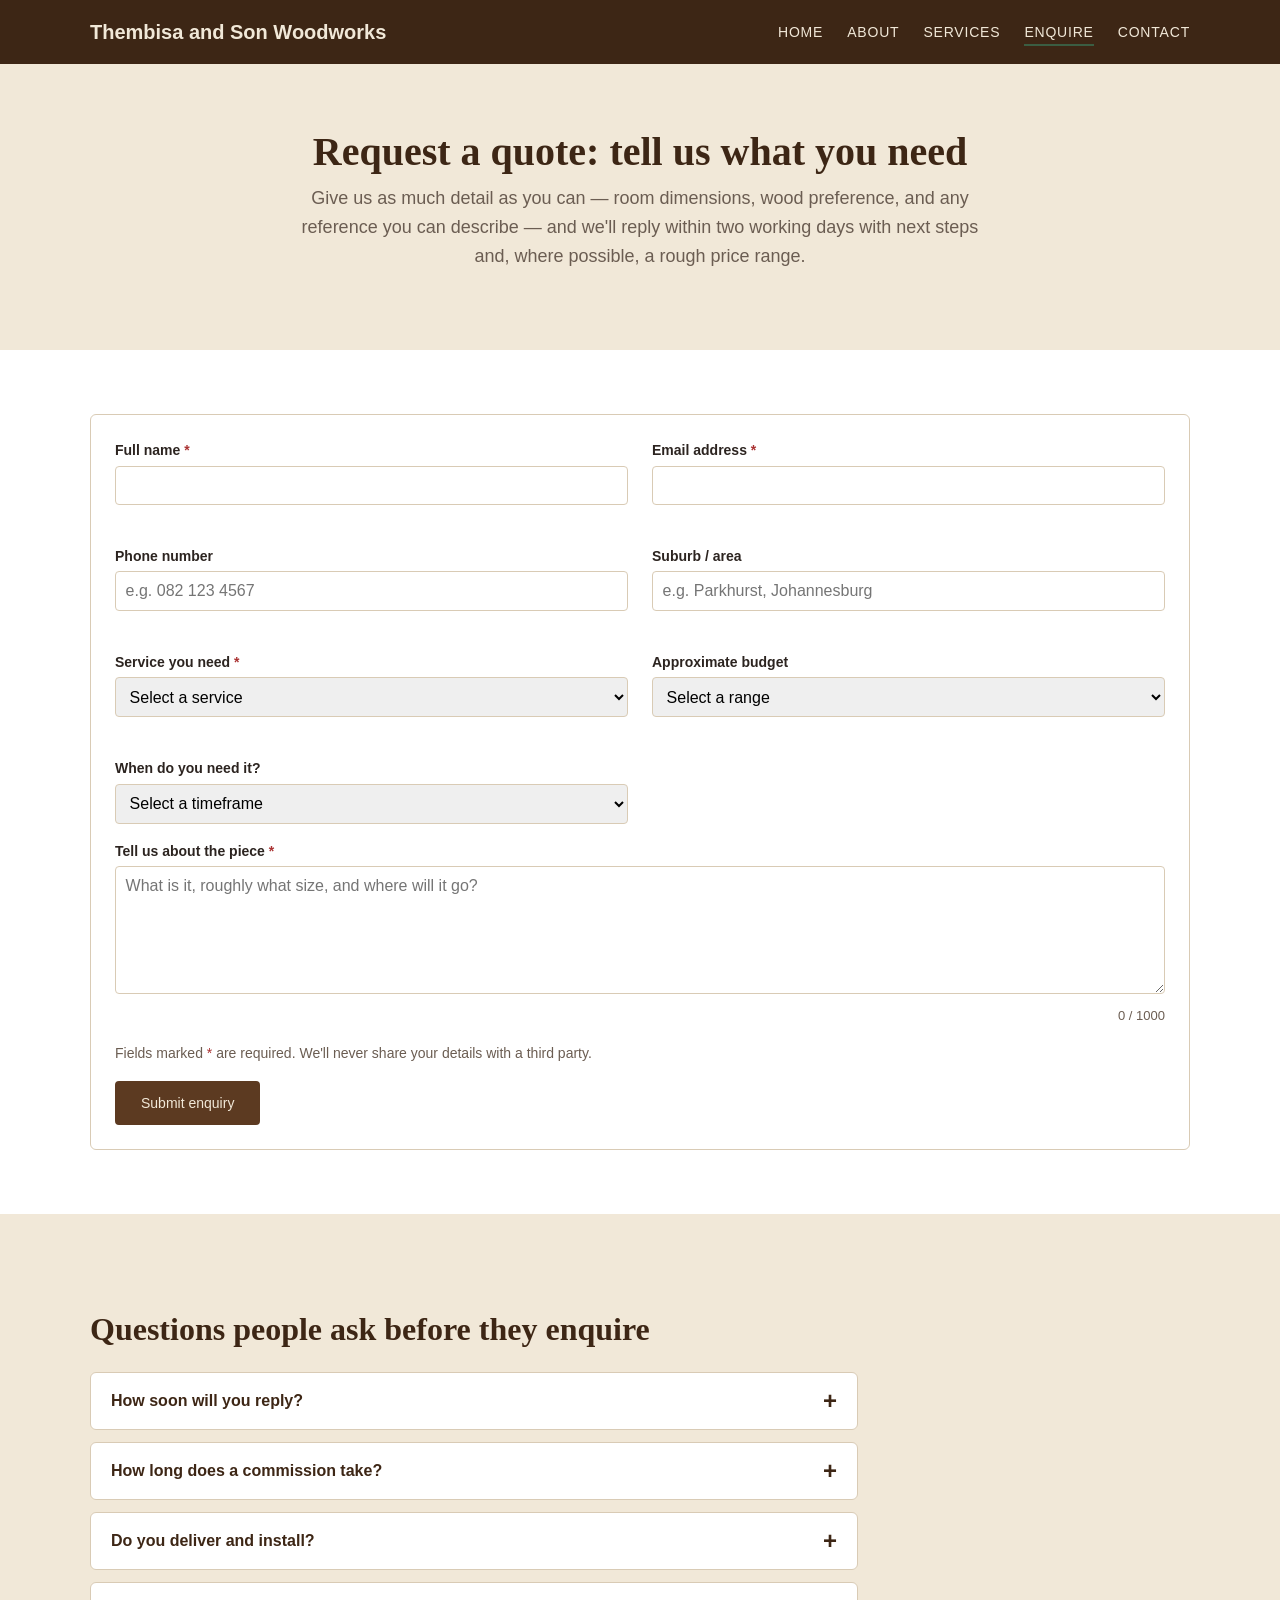
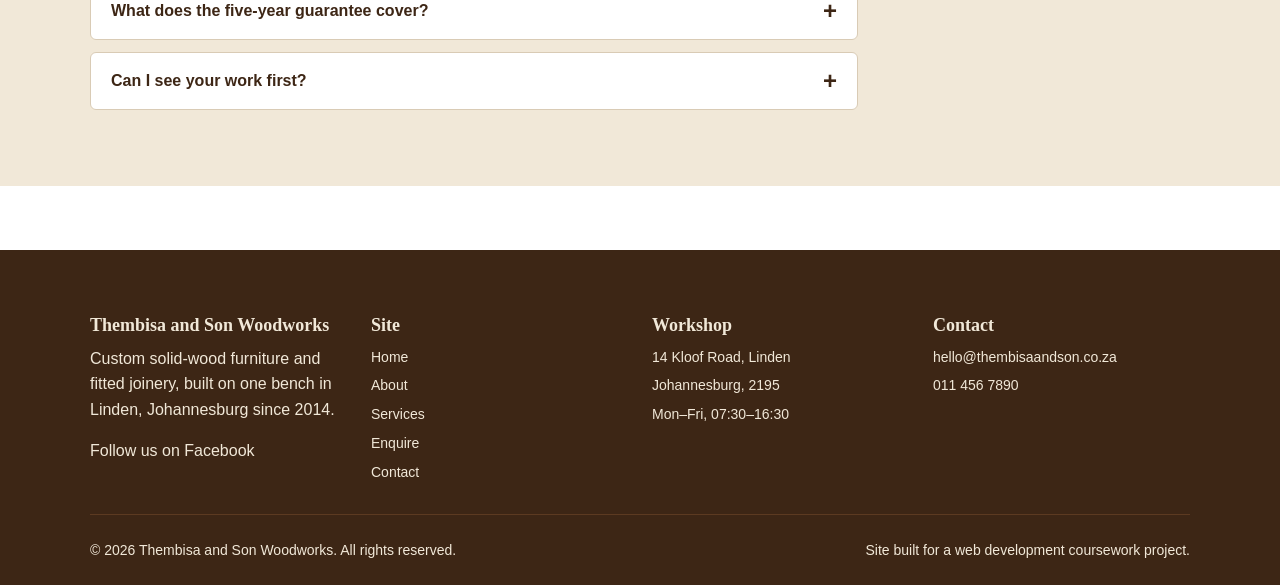
<file: websites/Enquiry.html>
<!DOCTYPE html>
<html lang="en">
<head>
  <meta charset="UTF-8">
  <meta name="viewport" content="width=device-width, initial-scale=1.0">
  <title>Request a Furniture Quote | Thembisa and Son Woodworks</title>
  <meta name="description" content="Tell us about your furniture or joinery project and get a cost and availability estimate straight away. We reply within two working days.">
  <link rel="canonical" href="https://thembisaandson.co.za/enquiry.html">
  <meta name="theme-color" content="#3d2615">
  <meta http-equiv="Content-Security-Policy" content="default-src 'self'; script-src 'self'; style-src 'self' https://fonts.googleapis.com; font-src https://fonts.gstatic.com; img-src 'self' data: https://tile.openstreetmap.org; connect-src 'self' https://formspree.io; form-action 'self' https://formspree.io mailto:; base-uri 'self'; object-src 'none'">
  <meta name="referrer" content="strict-origin-when-cross-origin">

  <!-- Open Graph / social sharing -->
  <meta property="og:type" content="website">
  <meta property="og:site_name" content="Thembisa and Son Woodworks">
  <meta property="og:title" content="Request a Furniture Quote | Thembisa and Son Woodworks">
  <meta property="og:description" content="Tell us about your furniture or joinery project and get a cost and availability estimate straight away. We reply within two working days.">
  <meta property="og:url" content="https://thembisaandson.co.za/enquiry.html">
  <meta property="og:image" content="https://thembisaandson.co.za/images/oak-chest-of-drawers.jpg">
  <meta property="og:locale" content="en_ZA">
  <meta name="twitter:card" content="summary_large_image">

  <link rel="icon" href="images/favicon.svg" type="image/svg+xml">
  <link rel="preconnect" href="https://fonts.googleapis.com">
  <link rel="preconnect" href="https://fonts.gstatic.com" crossorigin>
  <link rel="stylesheet" href="https://fonts.googleapis.com/css2?family=Merriweather:wght@400;700&family=Open+Sans:wght@400;600&display=swap">
  <link rel="stylesheet" href="css/style.css">
</head>
<body>
  <a class="skip-link" href="#main">Skip to main content</a>

  <!-- ===== Site header and main navigation ===== -->
  <header class="site-header">
    <nav class="nav" aria-label="Primary">
      <a class="brand" href="index.html">Thembisa and Son Woodworks</a>
      <button class="nav-toggle" type="button" aria-expanded="false" aria-controls="primary-nav" aria-label="Open menu">
        <span class="nav-toggle-bar"></span>
      </button>
      <ul class="nav-links" id="primary-nav">
        <li><a href="index.html">Home</a></li>
        <li><a href="about.html">About</a></li>
        <li><a href="services.html">Services</a></li>
        <li><a href="enquiry.html" aria-current="page">Enquire</a></li>
        <li><a href="contact.html">Contact</a></li>
      </ul>
    </nav>
  </header>

  <main id="main">

    <!-- ===== Page intro ===== -->
    <section class="hero">
      <div class="wrap">
        <h1>Request a quote: tell us what you need</h1>
        <p class="lede">Give us as much detail as you can &mdash; room dimensions, wood preference, and
          any reference you can describe &mdash; and we'll reply within two working days with next steps
          and, where possible, a rough price range.</p>
      </div>
    </section>

    <!-- ===== Enquiry form ===== -->
    <section class="section">
      <div class="wrap">

        <div id="enquiry-result" class="result-panel" tabindex="-1" role="status" aria-labelledby="result-title" hidden></div>

        <form class="form-panel" id="enquiry-form" action="https://formspree.io/f/YOUR_FORM_ID" method="post">

          <p id="enquiry-status" class="form-status" role="alert" hidden></p>

          <div class="grid grid-2">
            <div class="field">
              <label for="name">Full name <span class="required" aria-hidden="true">*</span></label>
              <input type="text" id="name" name="name" required minlength="2" maxlength="80"
                autocomplete="name" aria-describedby="name-error">
              <span class="error-msg" id="name-error"></span>
            </div>

            <div class="field">
              <label for="email">Email address <span class="required" aria-hidden="true">*</span></label>
              <input type="email" id="email" name="email" required maxlength="120"
                autocomplete="email" aria-describedby="email-error">
              <span class="error-msg" id="email-error"></span>
            </div>

            <div class="field">
              <label for="phone">Phone number</label>
              <input type="tel" id="phone" name="phone" inputmode="tel" autocomplete="tel"
                pattern="[0-9+\s()\-]{10,16}" title="A South African number, for example 082 123 4567"
                placeholder="e.g. 082 123 4567" aria-describedby="phone-error">
              <span class="error-msg" id="phone-error"></span>
            </div>

            <div class="field">
              <label for="suburb">Suburb / area</label>
              <input type="text" id="suburb" name="suburb" maxlength="60"
                placeholder="e.g. Parkhurst, Johannesburg" aria-describedby="suburb-error">
              <span class="error-msg" id="suburb-error"></span>
            </div>

            <div class="field">
              <label for="service">Service you need <span class="required" aria-hidden="true">*</span></label>
              <select id="service" name="service" required aria-describedby="service-error">
                <option value="">Select a service</option>
                <option value="custom-furniture">Custom furniture</option>
                <option value="fitted-joinery">Fitted joinery &amp; shopfitting</option>
                <option value="restoration">Restoration &amp; re-finishing</option>
                <option value="small-commissions">Small commissions &amp; gifts</option>
              </select>
              <span class="error-msg" id="service-error"></span>
            </div>

            <div class="field">
              <label for="budget">Approximate budget</label>
              <select id="budget" name="budget">
                <option value="">Select a range</option>
                <option value="under-5000">Under R 5,000</option>
                <option value="5000-15000">R 5,000 &ndash; R 15,000</option>
                <option value="15000-40000">R 15,000 &ndash; R 40,000</option>
                <option value="40000-plus">R 40,000+</option>
                <option value="not-sure">Not sure yet</option>
              </select>
            </div>

            <div class="field">
              <label for="timeline">When do you need it?</label>
              <select id="timeline" name="timeline">
                <option value="">Select a timeframe</option>
                <option value="flexible">No fixed date &mdash; flexible</option>
                <option value="1-3-months">1&ndash;3 months</option>
                <option value="3-6-months">3&ndash;6 months</option>
                <option value="urgent">Under a month</option>
              </select>
            </div>
          </div>

          <div class="field">
            <label for="details">Tell us about the piece <span class="required" aria-hidden="true">*</span></label>
            <textarea id="details" name="details" required minlength="20" maxlength="1000"
              placeholder="What is it, roughly what size, and where will it go?"
              aria-describedby="details-error details-count"></textarea>
            <span class="error-msg" id="details-error"></span>
            <span class="char-count" id="details-count"></span>
          </div>

          <!-- Honeypot: hidden from people, bots tend to fill it in -->
          <div class="hp-field" aria-hidden="true">
            <label for="website">Leave this field empty</label>
            <input type="text" id="website" name="website" tabindex="-1" autocomplete="off">
          </div>

          <p class="form-note">Fields marked <span class="required">*</span> are required.
            We'll never share your details with a third party.</p>

          <button type="submit" class="btn">Submit enquiry</button>

        </form>
      </div>
    </section>

    <!-- ===== FAQ accordion ===== -->
    <section class="section section-alt">
      <div class="wrap">
        <h2>Questions people ask before they enquire</h2>

        <div class="accordion">

          <div class="accordion-item">
            <h3>
              <button class="accordion-trigger" type="button" aria-expanded="false" aria-controls="faq-1">How soon will you reply?</button>
            </h3>
            <div class="accordion-panel" id="faq-1" role="region"><div class="accordion-inner">
              <p>We reply within two working days with next steps and, where possible, a rough price range.</p>
            </div></div>
          </div>

          <div class="accordion-item">
            <h3>
              <button class="accordion-trigger" type="button" aria-expanded="false" aria-controls="faq-2">How long does a commission take?</button>
            </h3>
            <div class="accordion-panel" id="faq-2" role="region"><div class="accordion-inner">
              <p>It depends on the work: custom furniture takes 4&ndash;8 weeks, fitted joinery 6&ndash;10 weeks,
                restoration 1&ndash;3 weeks and small commissions 1&ndash;2 weeks. See the
                <a class="text-link" href="services.html">services page</a> for starting prices.</p>
            </div></div>
          </div>

          <div class="accordion-item">
            <h3>
              <button class="accordion-trigger" type="button" aria-expanded="false" aria-controls="faq-3">Do you deliver and install?</button>
            </h3>
            <div class="accordion-panel" id="faq-3" role="region"><div class="accordion-inner">
              <p>Yes. We deliver and install within Gauteng, and crate pieces for courier further afield.</p>
            </div></div>
          </div>

          <div class="accordion-item">
            <h3>
              <button class="accordion-trigger" type="button" aria-expanded="false" aria-controls="faq-4">What does the five-year guarantee cover?</button>
            </h3>
            <div class="accordion-panel" id="faq-4" role="region"><div class="accordion-inner">
              <p>Every joint we cut is guaranteed for five years. If something fails in normal use, we repair it at no cost.</p>
            </div></div>
          </div>

          <div class="accordion-item">
            <h3>
              <button class="accordion-trigger" type="button" aria-expanded="false" aria-controls="faq-5">Can I see your work first?</button>
            </h3>
            <div class="accordion-panel" id="faq-5" role="region"><div class="accordion-inner">
              <p>Of course. Our Melville showroom holds finished pieces and is open Tuesday to Saturday, 10:00&ndash;17:00,
                with no appointment needed. Find it on the <a class="text-link" href="contact.html">contact page</a>.</p>
            </div></div>
          </div>

        </div>
      </div>
    </section>

  </main>

  <!-- ===== Site footer ===== -->
  <footer class="site-footer">
    <div class="wrap">
      <div class="grid grid-4">
        <div>
          <h3>Thembisa and Son Woodworks</h3>
          <p>Custom solid-wood furniture and fitted joinery, built on one bench in Linden,
            Johannesburg since 2014.</p>
          <p><a href="https://www.facebook.com/" target="_blank" rel="noopener noreferrer">Follow us on Facebook</a></p>
        </div>
        <div>
          <h3>Site</h3>
          <ul>
            <li><a href="index.html">Home</a></li>
            <li><a href="about.html">About</a></li>
            <li><a href="services.html">Services</a></li>
            <li><a href="enquiry.html">Enquire</a></li>
            <li><a href="contact.html">Contact</a></li>
          </ul>
        </div>
        <div>
          <h3>Workshop</h3>
          <ul>
            <li>14 Kloof Road, Linden</li>
            <li>Johannesburg, 2195</li>
            <li>Mon&ndash;Fri, 07:30&ndash;16:30</li>
          </ul>
        </div>
        <div>
          <h3>Contact</h3>
          <ul>
            <li><a href="mailto:hello@thembisaandson.co.za">hello@thembisaandson.co.za</a></li>
            <li><a href="tel:+27114567890">011 456 7890</a></li>
          </ul>
        </div>
      </div>
      <div class="footer-bottom">
        <span>&copy; 2026 Thembisa and Son Woodworks. All rights reserved.</span>
        <span>Site built for a web development coursework project.</span>
      </div>
    </div>
  </footer>

  <button id="back-to-top" class="back-to-top" type="button" aria-label="Back to top">&uarr;</button>

  <script src="js/main.js" defer></script>
  <script src="js/services-data.js" defer></script>
  <script src="js/forms.js" defer></script>
</body>
</html>
</file>
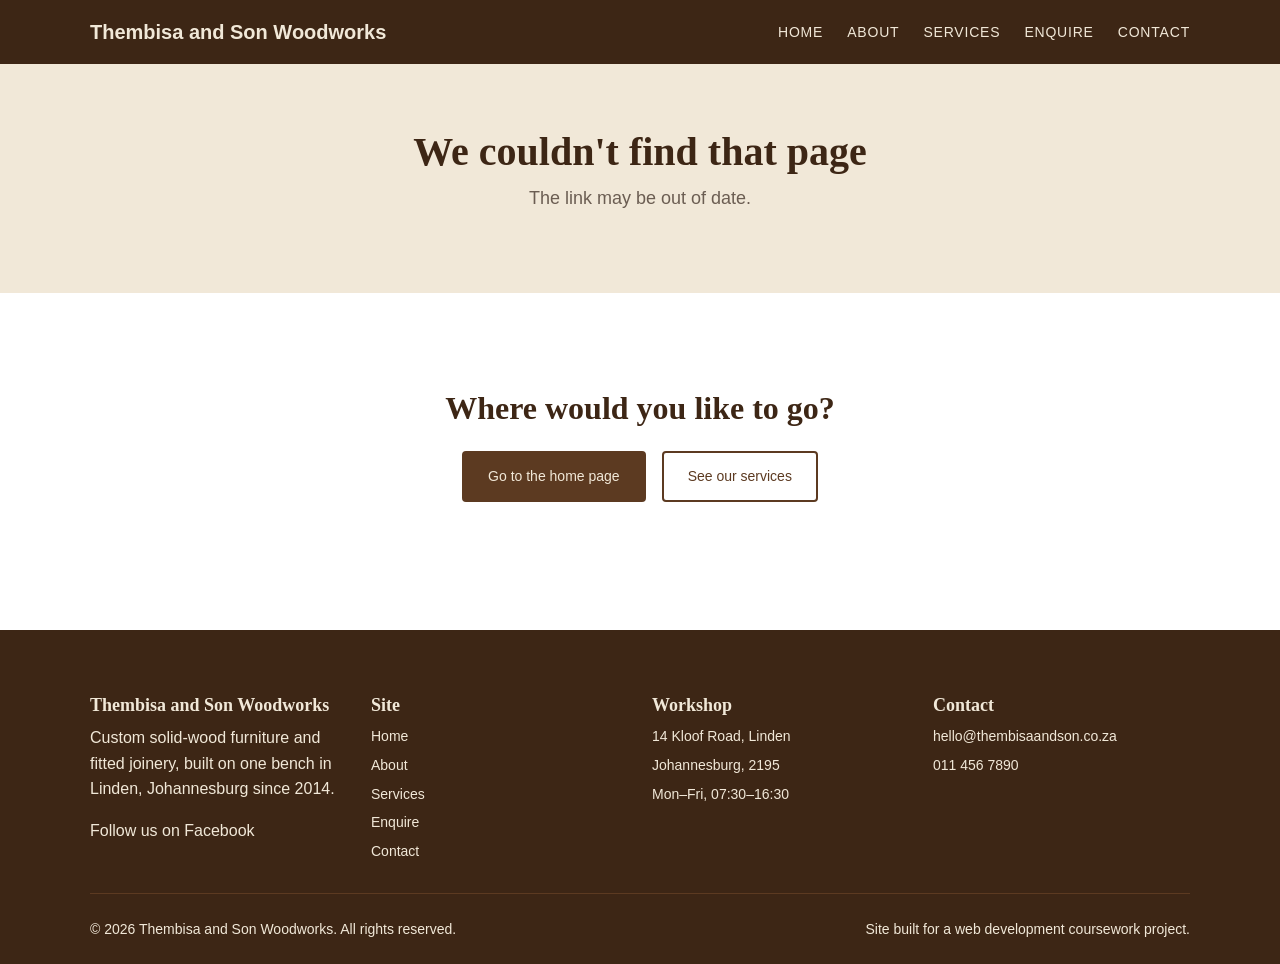
<file: websites/entry.html>
<!DOCTYPE html>
<html lang="en">
<head>
  <meta charset="UTF-8">
  <meta name="viewport" content="width=device-width, initial-scale=1.0">
  <title>Page not found | Thembisa and Son Woodworks</title>
  <meta name="description" content="The page you were looking for could not be found. Return to the Thembisa and Son Woodworks home page.">
  <meta name="robots" content="noindex, follow">
  <meta name="theme-color" content="#3d2615">
  <meta http-equiv="Content-Security-Policy" content="default-src 'self'; script-src 'self'; style-src 'self' https://fonts.googleapis.com; font-src https://fonts.gstatic.com; img-src 'self' data: https://tile.openstreetmap.org; connect-src 'self' https://formspree.io; form-action 'self' https://formspree.io mailto:; base-uri 'self'; object-src 'none'">
  <meta name="referrer" content="strict-origin-when-cross-origin">

  <!-- Open Graph / social sharing -->
  <meta property="og:type" content="website">
  <meta property="og:site_name" content="Thembisa and Son Woodworks">
  <meta property="og:title" content="Page not found | Thembisa and Son Woodworks">
  <meta property="og:description" content="The page you were looking for could not be found. Return to the Thembisa and Son Woodworks home page.">
  <meta property="og:url" content="https://thembisaandson.co.za/404.html">
  <meta property="og:image" content="https://thembisaandson.co.za/images/oak-sideboard-living-room.jpg">
  <meta property="og:locale" content="en_ZA">
  <meta name="twitter:card" content="summary_large_image">

  <link rel="icon" href="images/favicon.svg" type="image/svg+xml">
  <link rel="preconnect" href="https://fonts.googleapis.com">
  <link rel="preconnect" href="https://fonts.gstatic.com" crossorigin>
  <link rel="stylesheet" href="https://fonts.googleapis.com/css2?family=Merriweather:wght@400;700&family=Open+Sans:wght@400;600&display=swap">
  <link rel="stylesheet" href="css/style.css">
</head>
<body>
  <a class="skip-link" href="#main">Skip to main content</a>

  <!-- ===== Site header and main navigation ===== -->
  <header class="site-header">
    <nav class="nav" aria-label="Primary">
      <a class="brand" href="index.html">Thembisa and Son Woodworks</a>
      <button class="nav-toggle" type="button" aria-expanded="false" aria-controls="primary-nav" aria-label="Open menu">
        <span class="nav-toggle-bar"></span>
      </button>
      <ul class="nav-links" id="primary-nav">
        <li><a href="index.html">Home</a></li>
        <li><a href="about.html">About</a></li>
        <li><a href="services.html">Services</a></li>
        <li><a href="enquiry.html">Enquire</a></li>
        <li><a href="contact.html">Contact</a></li>
      </ul>
    </nav>
  </header>

  <main id="main">

    <section class="hero">
      <div class="wrap">
        <h1>We couldn't find that page</h1>
        <p class="lede">The link may be out of date.</p>
      </div>
    </section>

    <section class="section">
      <div class="wrap center-text">
        <h2>Where would you like to go?</h2>
        <div class="hero-actions">
          <a class="btn" href="index.html">Go to the home page</a>
          <a class="btn btn-outline" href="services.html">See our services</a>
        </div>
      </div>
    </section>

  </main>

  <!-- ===== Site footer ===== -->
  <footer class="site-footer">
    <div class="wrap">
      <div class="grid grid-4">
        <div>
          <h3>Thembisa and Son Woodworks</h3>
          <p>Custom solid-wood furniture and fitted joinery, built on one bench in Linden,
            Johannesburg since 2014.</p>
          <p><a href="https://www.facebook.com/" target="_blank" rel="noopener noreferrer">Follow us on Facebook</a></p>
        </div>
        <div>
          <h3>Site</h3>
          <ul>
            <li><a href="index.html">Home</a></li>
            <li><a href="about.html">About</a></li>
            <li><a href="services.html">Services</a></li>
            <li><a href="enquiry.html">Enquire</a></li>
            <li><a href="contact.html">Contact</a></li>
          </ul>
        </div>
        <div>
          <h3>Workshop</h3>
          <ul>
            <li>14 Kloof Road, Linden</li>
            <li>Johannesburg, 2195</li>
            <li>Mon&ndash;Fri, 07:30&ndash;16:30</li>
          </ul>
        </div>
        <div>
          <h3>Contact</h3>
          <ul>
            <li><a href="mailto:hello@thembisaandson.co.za">hello@thembisaandson.co.za</a></li>
            <li><a href="tel:+27114567890">011 456 7890</a></li>
          </ul>
        </div>
      </div>
      <div class="footer-bottom">
        <span>&copy; 2026 Thembisa and Son Woodworks. All rights reserved.</span>
        <span>Site built for a web development coursework project.</span>
      </div>
    </div>
  </footer>

  <button id="back-to-top" class="back-to-top" type="button" aria-label="Back to top">&uarr;</button>

  <script src="js/main.js" defer></script>
</body>
</html>
</file>
<file: websites/css/style.css>
/* ==========================================
   Thembisa and Son Woodworks
   style.css - Part 2 + Part 3 additions (see end of file)
   ========================================== */


/* ---------- CSS reset ---------- */
/* This removes the default spacing that browsers add,
   so the site looks the same in Chrome, Firefox and Edge. */

* {
  margin: 0;
  padding: 0;
  box-sizing: border-box;
}

img {
  max-width: 100%;
  display: block;
}

ul {
  list-style: none;
}

a {
  text-decoration: none;
  color: inherit;
}


/* ---------- Base styles for the whole site ---------- */

body {
  font-family: "Open Sans", Arial, sans-serif;
  font-size: 1rem;
  line-height: 1.6;
  color: #2c2420;
  background-color: #ffffff;
}


/* ---------- Typography ---------- */
/* Heading sizes go down in steps so they look balanced.
   Merriweather for headings and Open Sans for body text, as chosen in the proposal. */

h1, h2, h3, h4 {
  font-family: Merriweather, Georgia, serif;
}

h1 {
  font-size: 2.5rem;
  line-height: 1.2;
  color: #3d2615;
  margin-bottom: 0.5rem;
}

h2 {
  font-size: 2rem;
  line-height: 1.2;
  color: #3d2615;
  margin-top: 2rem;
  margin-bottom: 0.5rem;
}

h3 {
  font-size: 1.5rem;
  line-height: 1.3;
  color: #3d2615;
  margin-bottom: 0.5rem;
}

h4 {
  font-size: 1.125rem;
  color: #3d2615;
  margin-bottom: 0.5rem;
}

p {
  margin-bottom: 1rem;
  max-width: 70ch;
}

.lede {
  font-size: 1.125rem;
  color: #6b5d52;
}

.center-text {
  text-align: center;
}


/* ---------- Page layout ---------- */

.wrap {
  width: 90%;
  max-width: 1100px;
  margin: 0 auto;
}

.section {
  padding-top: 4rem;
  padding-bottom: 4rem;
}

.section-alt {
  background-color: #f1e8d8;
}


/* ---------- Grid layouts ---------- */
/* CSS Grid is used to put the cards into columns. */

.grid {
  display: grid;
  gap: 1.5rem;
}

.grid-2 {
  grid-template-columns: repeat(2, 1fr);
}

.grid-3 {
  grid-template-columns: repeat(3, 1fr);
}

.grid-4 {
  grid-template-columns: repeat(4, 1fr);
}


/* ---------- Header and navigation ---------- */
/* Flexbox puts the business name on the left
   and the menu links on the right. */

.site-header {
  background-color: #3d2615;
  position: sticky;
  top: 0;
}

.nav {
  display: flex;
  justify-content: space-between;
  align-items: center;
  width: 90%;
  max-width: 1100px;
  margin: 0 auto;
  padding-top: 1rem;
  padding-bottom: 1rem;
}

.brand {
  font-size: 1.25rem;
  font-weight: bold;
  color: #f1e8d8;
}

.nav-links {
  display: flex;
  gap: 1.5rem;
}

.nav-links a {
  color: #f1e8d8;
  font-size: 0.875rem;
  text-transform: uppercase;
  letter-spacing: 0.05rem;
  padding-bottom: 0.25rem;
  border-bottom: 2px solid #3d2615;
}

/* Underline appears when the mouse is over a link
   or when it is selected with the keyboard. */
.nav-links a:hover {
  border-bottom: 2px solid #f1e8d8;
}

.nav-links a:focus {
  border-bottom: 2px solid #f1e8d8;
}

/* Marks which page you are currently on. */
.nav-links a[aria-current="page"] {
  border-bottom: 2px solid #3b5d42;
}


/* ---------- Hero section ---------- */

.hero {
  background-color: #f1e8d8;
  padding-top: 4rem;
  padding-bottom: 4rem;
  text-align: center;
}

.hero p {
  margin-left: auto;
  margin-right: auto;
}

.hero-actions {
  display: flex;
  justify-content: center;
  gap: 1rem;
  margin-top: 1.5rem;
}


/* ---------- Cards ---------- */

.card {
  background-color: #ffffff;
  border: 1px solid #d9cbb5;
  border-radius: 6px;
  padding: 1.5rem;
  box-shadow: 0 2px 6px #e0e0e0;
}

.card:hover {
  box-shadow: 0 6px 16px #bbbbbb;
}

.price {
  font-size: 0.875rem;
  font-weight: bold;
  color: #3b5d42;
}


/* ---------- Buttons ---------- */

.btn {
  display: inline-block;
  background-color: #5c3a21;
  color: #f1e8d8;
  font-family: inherit;
  font-size: 0.875rem;
  padding: 0.75rem 1.5rem;
  border: 2px solid #5c3a21;
  border-radius: 4px;
  cursor: pointer;
}

.btn:hover {
  background-color: #3b5d42;
  border: 2px solid #3b5d42;
}

.btn:focus {
  background-color: #3b5d42;
  border: 2px solid #3b5d42;
}

.btn:active {
  background-color: #3d2615;
}

.btn-outline {
  background-color: #ffffff;
  color: #5c3a21;
}

.btn-outline:hover {
  background-color: #5c3a21;
  color: #f1e8d8;
}


/* ---------- Forms ---------- */

.form-panel {
  background-color: #ffffff;
  border: 1px solid #d9cbb5;
  border-radius: 6px;
  padding: 1.5rem;
}

.field {
  margin-bottom: 1rem;
}

.field label {
  display: block;
  font-size: 0.875rem;
  font-weight: bold;
  margin-bottom: 0.25rem;
}

input {
  width: 100%;
  padding: 0.6rem;
  font-family: inherit;
  font-size: 1rem;
  border: 1px solid #d9cbb5;
  border-radius: 4px;
}

select {
  width: 100%;
  padding: 0.6rem;
  font-family: inherit;
  font-size: 1rem;
  border: 1px solid #d9cbb5;
  border-radius: 4px;
}

textarea {
  width: 100%;
  min-height: 8rem;
  padding: 0.6rem;
  font-family: inherit;
  font-size: 1rem;
  border: 1px solid #d9cbb5;
  border-radius: 4px;
}

/* Green outline shows which field you are typing in. */
input:focus {
  outline: 2px solid #3b5d42;
}

select:focus {
  outline: 2px solid #3b5d42;
}

textarea:focus {
  outline: 2px solid #3b5d42;
}

.required {
  color: #aa3333;
}

.form-note {
  font-size: 0.875rem;
  color: #6b5d52;
}


/* ---------- Maps on the contact page ---------- */

.map-frame iframe {
  width: 100%;
  height: 16rem;
  border: 1px solid #d9cbb5;
  border-radius: 4px;
}


/* ---------- Footer ---------- */

.site-footer {
  background-color: #3d2615;
  color: #f1e8d8;
  padding-top: 4rem;
  padding-bottom: 1.5rem;
  margin-top: 4rem;
}

.site-footer h3 {
  color: #f1e8d8;
  font-size: 1.125rem;
}

.site-footer li {
  font-size: 0.875rem;
  margin-bottom: 0.4rem;
}

.site-footer a:hover {
  text-decoration: underline;
}

.footer-bottom {
  display: flex;
  justify-content: space-between;
  border-top: 1px solid #5c3a21;
  margin-top: 1.5rem;
  padding-top: 1.5rem;
  font-size: 0.875rem;
}


/* ==========================================
   Responsive design
   The layout changes at two screen sizes.
   ========================================== */


/* ---------- Tablet (900px and below) ---------- */
/* Four and three column grids drop down to two columns. */

@media (max-width: 900px) {

  h1 {
    font-size: 2rem;
  }

  h2 {
    font-size: 1.625rem;
  }

  .grid-3 {
    grid-template-columns: repeat(2, 1fr);
  }

  .grid-4 {
    grid-template-columns: repeat(2, 1fr);
  }

  .section {
    padding-top: 3rem;
    padding-bottom: 3rem;
  }

}


/* ---------- Mobile (600px and below) ---------- */
/* Everything becomes one single column. */

@media (max-width: 600px) {

  h1 {
    font-size: 1.75rem;
  }

  h2 {
    font-size: 1.5rem;
  }

  h3 {
    font-size: 1.25rem;
  }

  .nav {
    flex-direction: column;
    gap: 0.75rem;
  }

  .nav-links {
    flex-wrap: wrap;
    justify-content: center;
    gap: 1rem;
  }

  .grid-2 {
    grid-template-columns: 1fr;
  }

  .grid-3 {
    grid-template-columns: 1fr;
  }

  .grid-4 {
    grid-template-columns: 1fr;
  }

  .hero-actions {
    flex-direction: column;
  }

  .footer-bottom {
    flex-direction: column;
    gap: 0.5rem;
  }

  .section {
    padding-top: 2.5rem;
    padding-bottom: 2.5rem;
  }

}


/* ==========================================================================
   PART 3 ADDITIONS
   Everything below was added for Part 3 (interactivity, forms, SEO).
   ========================================================================== */

/* ---------- Basics: hidden attribute, skip link, keyboard focus ---------- */

[hidden] {
  display: none !important;
}

.skip-link {
  position: absolute;
  left: -9999px;
  top: 0;
  background-color: #ffffff;
  color: #3d2615;
  padding: 0.75rem 1rem;
  z-index: 2000;
}

.skip-link:focus {
  left: 1rem;
  top: 1rem;
}

:focus-visible {
  outline: 3px solid #3b5d42;
  outline-offset: 2px;
}

.site-header :focus-visible,
.site-footer :focus-visible {
  outline-color: #f1e8d8;
}

.text-link {
  color: #3b5d42;
  text-decoration: underline;
  text-underline-offset: 0.2em;
}

.text-link:hover {
  color: #3d2615;
}

.align-start {
  align-items: start;
}

.more-space {
  margin-top: 2rem;
}


/* ---------- Header: sticky above the map, mobile menu button ---------- */

.site-header {
  z-index: 1100;
}

.nav-toggle {
  display: none;
  width: 2.75rem;
  height: 2.75rem;
  background: transparent;
  border: 2px solid #f1e8d8;
  border-radius: 4px;
  cursor: pointer;
  position: relative;
}

.nav-toggle-bar,
.nav-toggle-bar::before,
.nav-toggle-bar::after {
  display: block;
  width: 1.25rem;
  height: 2px;
  background-color: #f1e8d8;
  position: absolute;
  left: 50%;
  margin-left: -0.625rem;
  transition: transform 0.25s ease, top 0.25s ease, background-color 0.25s ease;
}

.nav-toggle-bar {
  top: 50%;
  margin-top: -1px;
}

.nav-toggle-bar::before,
.nav-toggle-bar::after {
  content: "";
  margin-left: 0;
  left: 0;
}

.nav-toggle-bar::before {
  top: -7px;
}

.nav-toggle-bar::after {
  top: 7px;
}

.nav-toggle[aria-expanded="true"] .nav-toggle-bar {
  background-color: transparent;
}

.nav-toggle[aria-expanded="true"] .nav-toggle-bar::before {
  top: 0;
  transform: rotate(45deg);
}

.nav-toggle[aria-expanded="true"] .nav-toggle-bar::after {
  top: 0;
  transform: rotate(-45deg);
}

@media (max-width: 700px) {

  .nav {
    flex-direction: row;
    flex-wrap: wrap;
    gap: 0;
  }

  .nav-toggle {
    display: block;
  }

  /* the menu slides open under the brand name */
  .nav-links {
    flex-direction: column;
    justify-content: flex-start;
    flex-wrap: nowrap;
    gap: 0;
    width: 100%;
    max-height: 0;
    overflow: hidden;
    visibility: hidden;
    transition: max-height 0.3s ease, visibility 0.3s ease;
  }

  .nav-links.is-open {
    max-height: 20rem;
    visibility: visible;
  }

  .nav-links a {
    display: block;
    padding: 0.9rem 0;
    border-bottom: 1px solid #5c3a21;
  }

  .nav-links a[aria-current="page"] {
    border-bottom: 1px solid #5c3a21;
    color: #ffffff;
    font-weight: 600;
  }
}

/* If JavaScript is switched off the menu must still be usable */
@media (scripting: none) {
  .nav-toggle {
    display: none;
  }

  .nav-links {
    max-height: none;
    visibility: visible;
  }
}


/* ---------- Animations and transitions ---------- */

/* Hero text fades in on page load */
.hero .wrap > * {
  animation: fade-up 0.7s ease both;
}

.hero .wrap > *:nth-child(2) { animation-delay: 0.1s; }
.hero .wrap > *:nth-child(3) { animation-delay: 0.2s; }

@keyframes fade-up {
  from {
    opacity: 0;
    transform: translateY(12px);
  }
  to {
    opacity: 1;
    transform: none;
  }
}

/* Cards and gallery items fade up as they scroll into view.
   Only applied when JavaScript is running, so nothing is ever hidden without it. */
@media (scripting: enabled) {
  .reveal {
    opacity: 0;
    transform: translateY(20px);
    transition: opacity 0.6s ease, transform 0.6s ease;
  }

  .reveal.is-visible {
    opacity: 1;
    transform: none;
  }
}

.card {
  transition: box-shadow 0.25s ease, transform 0.25s ease;
}

.card:hover {
  transform: translateY(-3px);
}

/* Cards that also fade in on scroll keep both transitions
   (the plain .card rule above would otherwise replace the fade) */
@media (scripting: enabled) {
  .card.reveal {
    transition: opacity 0.6s ease, transform 0.6s ease, box-shadow 0.25s ease;
  }

  .card.reveal.is-visible {
    transition: opacity 0.6s ease, transform 0.25s ease, box-shadow 0.25s ease;
  }
}

.btn {
  transition: background-color 0.2s ease, color 0.2s ease, border-color 0.2s ease, transform 0.1s ease;
}

.btn:active {
  transform: translateY(1px);
}

.btn:disabled {
  opacity: 0.6;
  cursor: not-allowed;
}

.btn[aria-pressed="true"] {
  background-color: #5c3a21;
  color: #f1e8d8;
}

/* Visitors who ask their device for less motion get none */
@media (prefers-reduced-motion: reduce) {
  *,
  *::before,
  *::after {
    animation-duration: 0.01ms !important;
    animation-delay: 0ms !important;
    transition-duration: 0.01ms !important;
    scroll-behavior: auto !important;
  }
}


/* ---------- Images inside cards and figures ---------- */

.card img {
  width: 100%;
  aspect-ratio: 4 / 3;
  object-fit: cover;
  border-radius: 4px;
  margin-bottom: 1rem;
}

.photo {
  margin: 0;
}

.photo img {
  width: 100%;
  max-height: 28rem;
  object-fit: cover;
  border-radius: 6px;
}

.photo figcaption,
.gallery-item figcaption {
  font-size: 0.875rem;
  color: #6b5d52;
  margin-top: 0.5rem;
}

.card-title {
  font-size: 1.5rem;
  margin-top: 0;
}

.center-text .lede {
  margin-left: auto;
  margin-right: auto;
}


/* ---------- Gallery and lightbox ---------- */

.gallery-item {
  margin: 0;
}

.gallery-item a {
  display: block;
  overflow: hidden;
  border-radius: 6px;
  border: 1px solid #d9cbb5;
  background-color: #ffffff;
}

.gallery-item img {
  width: 100%;
  aspect-ratio: 4 / 3;
  object-fit: cover;
  transition: transform 0.4s ease;
}

.gallery-item a:hover img,
.gallery-item a:focus-visible img {
  transform: scale(1.06);
}

.lightbox {
  border: none;
  background: transparent;
  max-width: 100vw;
  max-height: 100vh;
  width: 100%;
  height: 100%;
  padding: 0;
  color: #ffffff;
}

.lightbox[open] {
  display: flex;
  align-items: center;
  justify-content: center;
  animation: fade-in 0.25s ease;
}

.lightbox::backdrop {
  background-color: rgba(20, 12, 6, 0.9);
}

.lightbox figure {
  margin: 0;
  text-align: center;
  max-width: 80vw;
}

.lightbox img {
  max-width: 100%;
  max-height: 78vh;
  width: auto;
  margin: 0 auto;
  border-radius: 4px;
}

.lightbox figcaption {
  margin-top: 0.75rem;
  font-size: 0.9375rem;
}

.lightbox-btn {
  position: absolute;
  background-color: rgba(241, 232, 216, 0.15);
  color: #ffffff;
  border: 2px solid #f1e8d8;
  border-radius: 50%;
  width: 3rem;
  height: 3rem;
  font-size: 1.75rem;
  line-height: 1;
  cursor: pointer;
  transition: background-color 0.2s ease;
}

.lightbox-btn:hover {
  background-color: rgba(241, 232, 216, 0.35);
}

.lightbox-close {
  top: 1rem;
  right: 1rem;
}

.lightbox-prev {
  left: 1rem;
  top: 50%;
  margin-top: -1.5rem;
}

.lightbox-next {
  right: 1rem;
  top: 50%;
  margin-top: -1.5rem;
}

@keyframes fade-in {
  from { opacity: 0; }
  to { opacity: 1; }
}


/* ---------- Timeline (About page) ---------- */

.timeline {
  border-left: 3px solid #3b5d42;
  padding-left: 1.25rem;
  margin-top: 0.5rem;
}

.timeline li {
  margin-bottom: 0.75rem;
}


/* ---------- Services: search bar, badges, modal ---------- */

.filter-bar {
  display: grid;
  grid-template-columns: 2fr 1fr 1fr auto;
  gap: 1rem;
  align-items: end;
  background-color: #f1e8d8;
  border: 1px solid #d9cbb5;
  border-radius: 6px;
  padding: 1.25rem;
  margin: 1.5rem 0 1rem;
}

.filter-bar .field {
  margin-bottom: 0;
}

.results-count {
  font-size: 0.875rem;
  color: #6b5d52;
  margin-bottom: 1rem;
}

.empty-state {
  background-color: #f1e8d8;
  border-radius: 6px;
  padding: 1.5rem;
}

.plain-list li {
  margin-bottom: 0.75rem;
}

.badge {
  display: inline-block;
  background-color: #3b5d42;
  color: #ffffff;
  font-size: 0.75rem;
  padding: 0.2rem 0.6rem;
  border-radius: 999px;
  margin-bottom: 0.75rem;
}

.card-actions {
  display: flex;
  flex-wrap: wrap;
  gap: 0.75rem;
}

.service-card .price {
  margin-top: 0.5rem;
}

.modal {
  border: none;
  border-radius: 8px;
  padding: 2rem;
  width: 90%;
  max-width: 34rem;
  background-color: #ffffff;
  color: #2c2420;
  box-shadow: 0 10px 40px rgba(0, 0, 0, 0.35);
}

.modal[open] {
  animation: modal-in 0.25s ease;
}

.modal::backdrop {
  background-color: rgba(20, 12, 6, 0.65);
}

.modal h2 {
  margin-top: 0;
  padding-right: 2rem;
}

.modal-subtitle {
  font-size: 1.125rem;
  margin-top: 1rem;
}

.modal-list {
  list-style: disc;
  padding-left: 1.25rem;
  margin-bottom: 1rem;
}

.modal-list li {
  margin-bottom: 0.35rem;
}

.modal-close {
  position: absolute;
  top: 0.75rem;
  right: 0.75rem;
  width: 2.25rem;
  height: 2.25rem;
  border: none;
  border-radius: 50%;
  background-color: #f1e8d8;
  color: #3d2615;
  font-size: 1.5rem;
  line-height: 1;
  cursor: pointer;
}

.modal-close:hover {
  background-color: #d9cbb5;
}

@keyframes modal-in {
  from {
    opacity: 0;
    transform: translateY(16px) scale(0.98);
  }
  to {
    opacity: 1;
    transform: none;
  }
}


/* ---------- Accordion (FAQ) ---------- */

.accordion {
  max-width: 48rem;
  margin-top: 1.5rem;
}

.accordion-item {
  background-color: #ffffff;
  border: 1px solid #d9cbb5;
  border-radius: 6px;
  margin-bottom: 0.75rem;
  overflow: hidden;
}

.accordion-item h3 {
  margin: 0;
  font-size: 1rem;
  font-family: "Open Sans", Arial, sans-serif;
}

.accordion-trigger {
  display: flex;
  justify-content: space-between;
  align-items: center;
  width: 100%;
  background: transparent;
  border: none;
  padding: 1rem 1.25rem;
  font: inherit;
  font-weight: 600;
  color: #3d2615;
  text-align: left;
  cursor: pointer;
  transition: background-color 0.2s ease;
}

.accordion-trigger:hover {
  background-color: #f1e8d8;
}

/* the plus turns into a minus when the panel is open */
.accordion-trigger::after {
  content: "+";
  font-size: 1.5rem;
  line-height: 1;
  margin-left: 1rem;
  transition: transform 0.25s ease;
}

.accordion-trigger[aria-expanded="true"]::after {
  transform: rotate(45deg);
}

.accordion-panel {
  display: grid;
  grid-template-rows: 0fr;
  visibility: hidden;
  transition: grid-template-rows 0.3s ease, visibility 0.3s ease;
}

.accordion-item.is-open .accordion-panel {
  grid-template-rows: 1fr;
  visibility: visible;
}

.accordion-inner {
  overflow: hidden;
}

.accordion-inner p {
  padding: 0 1.25rem 1rem;
  margin-bottom: 0;
}

/* Without JavaScript every answer is simply shown */
@media (scripting: none) {
  .accordion-panel {
    grid-template-rows: 1fr;
    visibility: visible;
  }
}


/* ---------- Forms: errors, status, result panel, email preview ---------- */

.error-msg {
  display: block;
  color: #aa3333;
  font-size: 0.875rem;
  margin-top: 0.25rem;
}

.error-msg:empty {
  display: none;
}

.field.has-error input,
.field.has-error select,
.field.has-error textarea {
  border-color: #aa3333;
  background-color: #fdf3f3;
}

.field.has-error input:focus,
.field.has-error select:focus,
.field.has-error textarea:focus {
  outline-color: #aa3333;
}

.char-count {
  display: block;
  text-align: right;
  font-size: 0.8125rem;
  color: #6b5d52;
  margin-top: 0.25rem;
}

.form-status {
  border-radius: 4px;
  padding: 0.75rem 1rem;
  margin-bottom: 1rem;
  font-weight: 600;
}

.form-status.is-error {
  background-color: #fdf3f3;
  border: 1px solid #aa3333;
  color: #7a1f1f;
}

/* honeypot field: off-screen for people, still present for spam bots */
.hp-field {
  position: absolute;
  left: -9999px;
  width: 1px;
  height: 1px;
  overflow: hidden;
}

.result-panel {
  background-color: #f1e8d8;
  border: 1px solid #3b5d42;
  border-left-width: 6px;
  border-radius: 6px;
  padding: 1.5rem;
  margin-bottom: 1.5rem;
}

.result-panel h2 {
  margin-top: 0;
}

.result-panel:not([hidden]) {
  animation: fade-up 0.5s ease both;
}

.result-block {
  background-color: #ffffff;
  border-radius: 4px;
  padding: 1rem 1.25rem;
  margin-bottom: 1rem;
}

.result-block h3 {
  font-size: 1.125rem;
  margin-bottom: 0.25rem;
}

.result-block p {
  margin-bottom: 0;
}

.email-box {
  background-color: #ffffff;
  border: 1px solid #d9cbb5;
  border-radius: 4px;
  padding: 1rem;
  margin-bottom: 1rem;
}

.email-row {
  margin-bottom: 0.25rem;
  word-break: break-word;
}

.email-body {
  font-family: inherit;
  font-size: 0.9375rem;
  white-space: pre-wrap;
  word-break: break-word;
  border-top: 1px solid #d9cbb5;
  margin-top: 0.75rem;
  padding-top: 0.75rem;
}

.contact-list li {
  margin-bottom: 0.5rem;
}

.contact-list a {
  color: #3b5d42;
  text-decoration: underline;
}


/* ---------- Interactive map ---------- */

.map-buttons {
  display: flex;
  flex-wrap: wrap;
  gap: 0.75rem;
  margin: 1rem 0;
}

.map {
  height: 24rem;
  border: 1px solid #d9cbb5;
  border-radius: 6px;
  isolation: isolate; /* keeps Leaflet's internal layers below the sticky header */
  background-color: #f1e8d8;
}

.map-fallback {
  padding: 1.5rem;
}

.leaflet-popup-content p {
  margin: 0.25rem 0 0;
  font-size: 0.875rem;
}


/* ---------- Back-to-top button ---------- */

.back-to-top {
  position: fixed;
  right: 1.25rem;
  bottom: 1.25rem;
  width: 3rem;
  height: 3rem;
  border: 2px solid #f1e8d8;
  border-radius: 50%;
  background-color: #3d2615;
  color: #f1e8d8;
  font-size: 1.25rem;
  cursor: pointer;
  opacity: 0;
  visibility: hidden;
  transform: translateY(10px);
  transition: opacity 0.25s ease, transform 0.25s ease, visibility 0.25s ease, background-color 0.2s ease;
  z-index: 900;
}

.back-to-top.is-shown {
  opacity: 1;
  visibility: visible;
  transform: none;
}

.back-to-top:hover {
  background-color: #3b5d42;
}


/* ---------- Part 3 responsive tweaks ---------- */

@media (max-width: 900px) {
  .filter-bar {
    grid-template-columns: 1fr 1fr;
  }

  .filter-bar .field:first-child {
    grid-column: 1 / -1;
  }
}

@media (max-width: 600px) {
  .filter-bar {
    grid-template-columns: 1fr;
  }

  .map {
    height: 20rem;
  }

  .card-actions .btn {
    flex: 1 1 auto;
    text-align: center;
  }

  .modal {
    padding: 1.5rem;
  }

  .lightbox-prev,
  .lightbox-next {
    top: auto;
    bottom: 1rem;
    margin-top: 0;
  }

  .lightbox figure {
    max-width: 92vw;
  }
}
</file>
